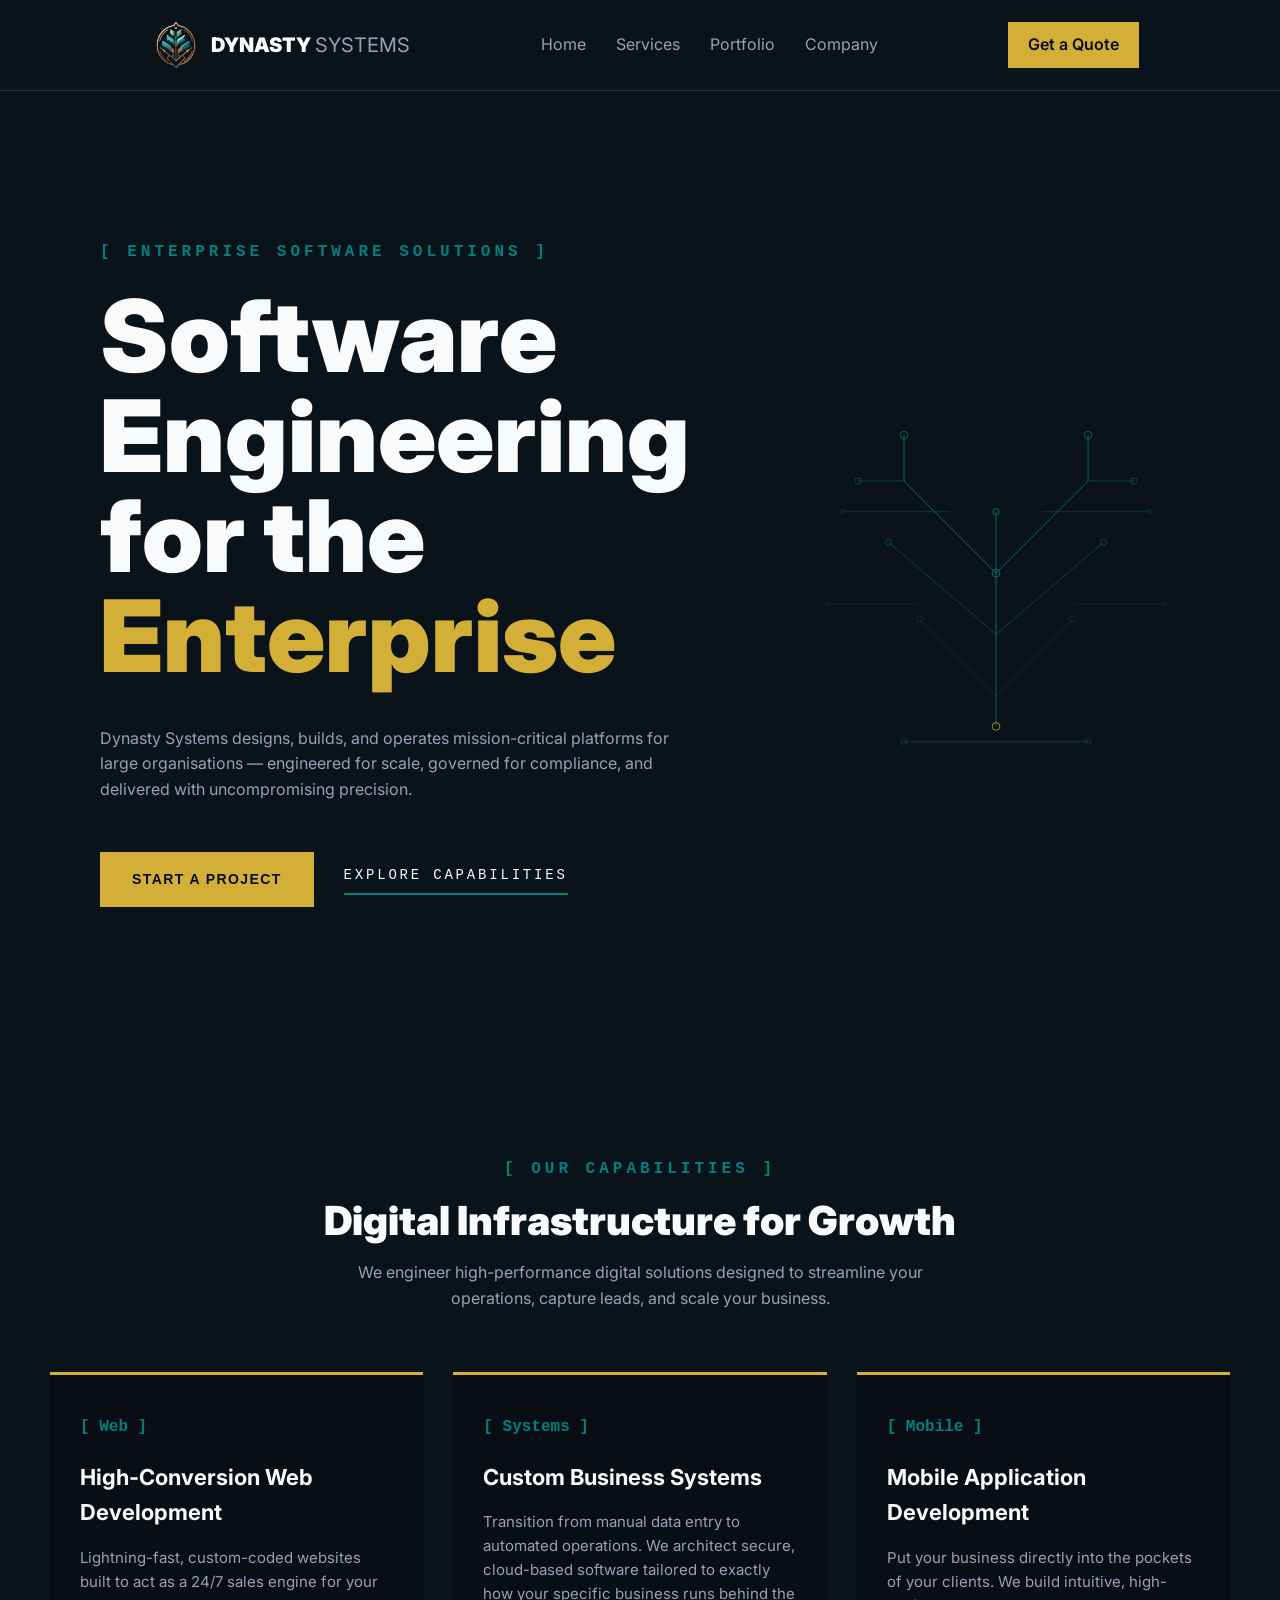
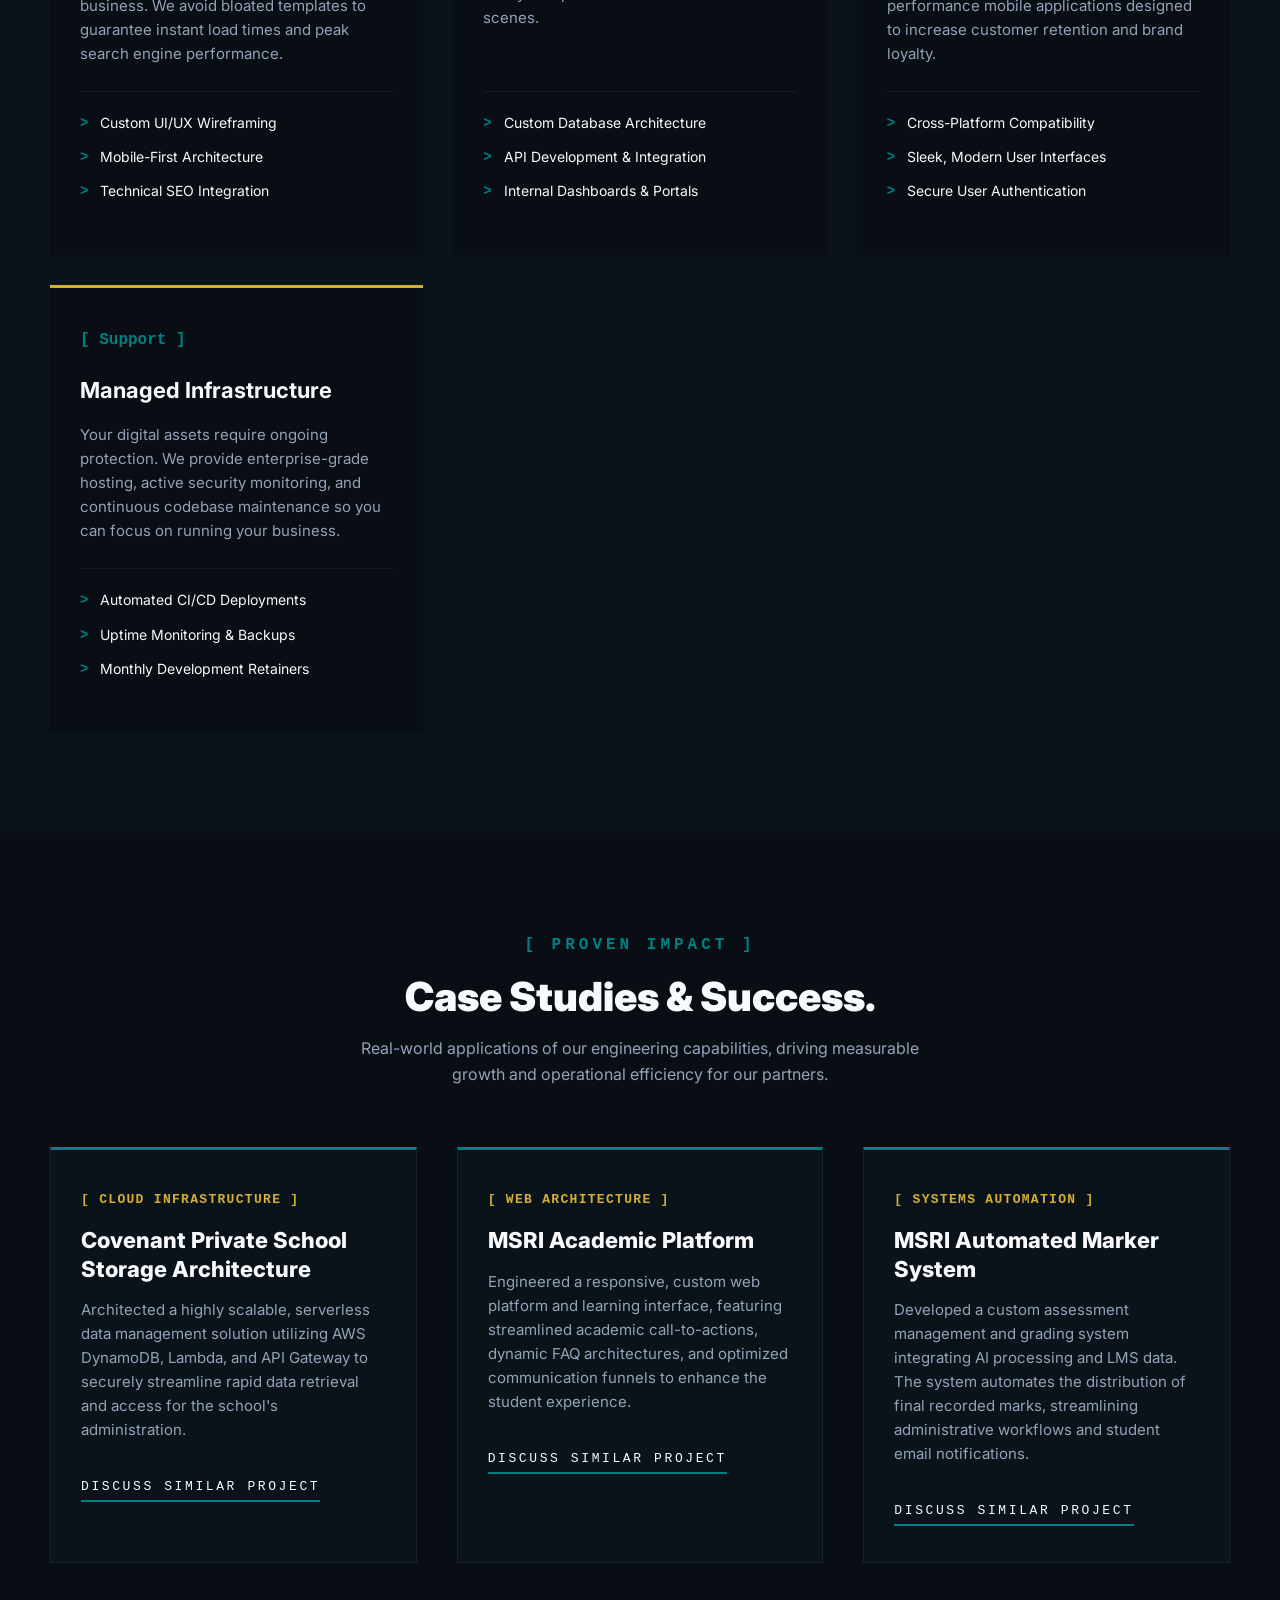
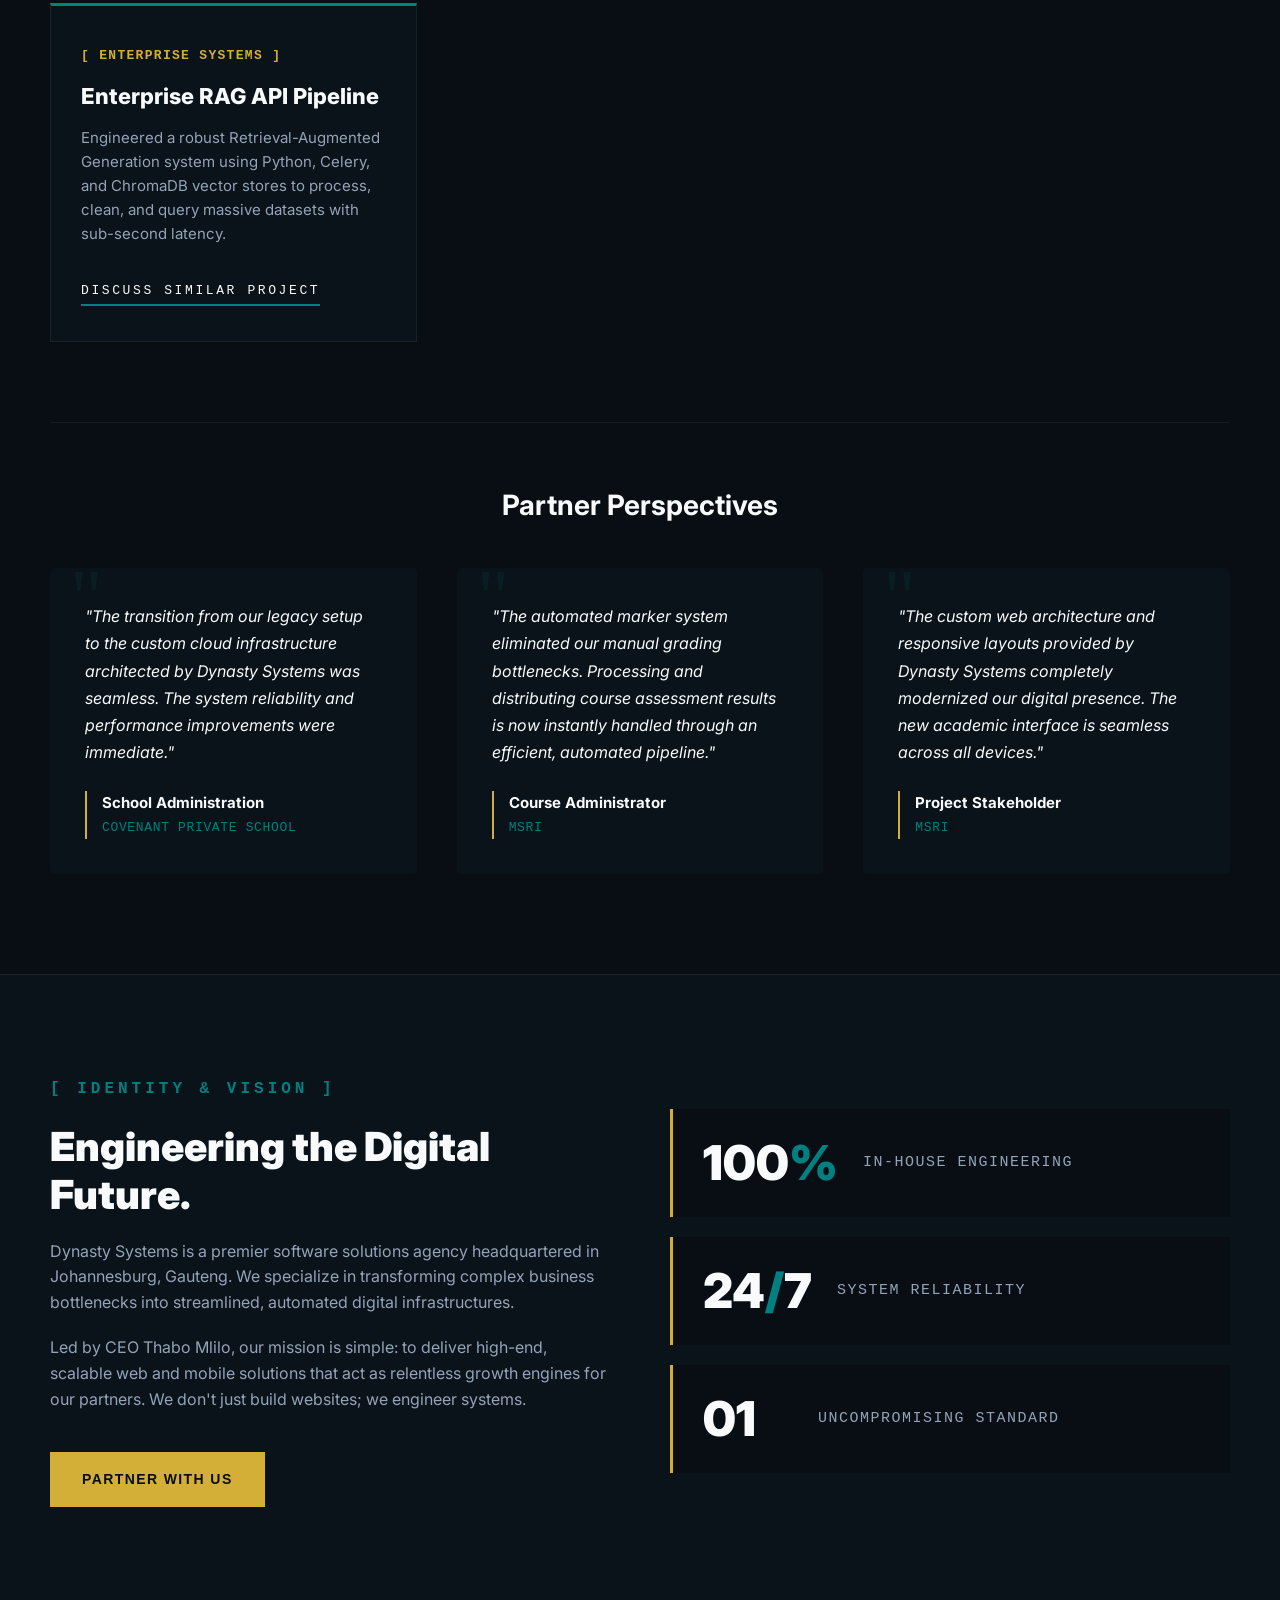
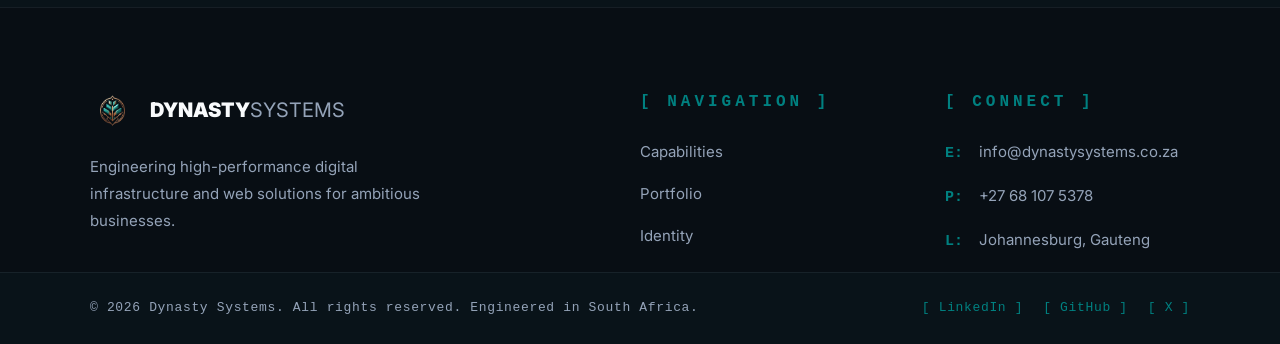
<file: index.html>
<!doctype html>
<html lang="en">
  <head>
    <meta charset="UTF-8" />
    <meta name="viewport" content="width=device-width, initial-scale=1.0" />
    <link
      rel="shortcut icon"
      href="assets/images/ds-logo-emblem-only-light.png"
      type="image/x-icon"
    />
    <title>Dynasty Systems | Enterprise Software Solutions</title>
    <meta
      name="title"
      content="Dynasty Systems | Software Engineering & Digital Infrastructure"
    />
    <meta
      name="description"
      content="Johannesburg-based software engineering agency specializing in high-performance web architecture, custom business systems, and mobile applications for ambitious B2B clients."
    />
    <meta
      name="keywords"
      content="software engineer Johannesburg, custom web development, serverless architecture, business systems, mobile app development South Africa"
    />

    <!-- Open Graph / LinkedIn / Facebook (Makes shared links look professional) -->
    <meta property="og:type" content="website" />
    <meta property="og:url" content="https://dynastysystems.co.za/" />
    <meta
      property="og:title"
      content="Dynasty Systems | Software Engineering & Digital Future"
    />
    <meta
      property="og:description"
      content="Transforming complex business bottlenecks into streamlined, automated digital environments."
    />
    <!-- Create a 1200x630px version of your logo/banner and save it in your images folder -->
    <meta
      property="og:image"
      content="https://dynastysystems.co.za/images/social-banner.jpg"
    />
    <link rel="stylesheet" href="css/styles.css" />
    <link
      href="https://fonts.googleapis.com/css2?family=Inter:wght@300;400;600;800&display=swap"
      rel="stylesheet"
    />
  </head>
  <body>
    <header>
      <nav>
        <a href="index.html" class="logo-section">
          <img src="assets/images/ds-logo-emblem-only-light.png" alt="" />
          <div class="logo-text">
            <span class="text-white">DYNASTY</span>
            <span class="text-dim">SYSTEMS</span>
          </div>
        </a>

        <div class="nav-links">
          <a href="index.html" class="nav-link">Home</a>
          <a href="index.html#services" class="nav-link">Services</a>
          <a href="index.html#work" class="nav-link">Portfolio</a>
          <a href="index.html#company" class="nav-link">Company</a>
        </div>

        <a href="contact.html" class="btn btn-gold">Get a Quote</a>
      </nav>
    </header>

    <section class="hero">
      <div class="hero-text">
        <p class="hero-sub-text">[ Enterprise Software Solutions ]</p>
        <p class="hero-top-text">
          Software Engineering for the
          <span class="hero-tex-gold">Enterprise</span>
        </p>

        <p class="hero-bottom-text">
          Dynasty Systems designs, builds, and operates mission-critical
          platforms for large organisations — engineered for scale, governed for
          compliance, and delivered with uncompromising precision.
        </p>

        <div class="action-group">
          <a href="contact.html" class="btn-primary">Start a Project</a>
          <a href="index.html#services" class="btn-secondary"
            >Explore Capabilities</a
          >
        </div>
      </div>
      <svg
        viewBox="0 0 480 480"
        fill="none"
        className="hero-svg"
        aria-hidden="true"
      >
        {/* trunk */}
        <path d="M240 440V240" stroke="var(--teal-accent)" strokeWidth="1.5" />
        <path
          d="M240 240 120 120"
          stroke="var(--teal-accent)"
          strokeWidth="1.5"
        />
        <path
          d="M240 240 360 120"
          stroke="var(--teal-accent)"
          strokeWidth="1.5"
        />
        <path
          d="M240 320 100 200"
          stroke="var(--teal-accent)"
          strokeWidth="1.5"
          opacity="0.6"
        />
        <path
          d="M240 320 380 200"
          stroke="var(--teal-accent)"
          strokeWidth="1.5"
          opacity="0.6"
        />
        <path
          d="M240 400 140 300"
          stroke="var(--teal-accent)"
          strokeWidth="1.5"
          opacity="0.35"
        />
        <path
          d="M240 400 340 300"
          stroke="var(--teal-accent)"
          strokeWidth="1.5"
          opacity="0.35"
        />
        {/* horizontal bus lines */}
        <path
          d="M40 160H180"
          stroke="var(--teal-accent)"
          strokeWidth="1"
          opacity="0.4"
        />
        <path
          d="M300 160H440"
          stroke="var(--teal-accent)"
          strokeWidth="1"
          opacity="0.4"
        />
        <path
          d="M20 280H140"
          stroke="var(--teal-accent)"
          strokeWidth="1"
          opacity="0.25"
        />
        <path
          d="M340 280H460"
          stroke="var(--teal-accent)"
          strokeWidth="1"
          opacity="0.25"
        />
        {/* branches */}
        <path d="M120 120V60" stroke="var(--teal-accent)" strokeWidth="1.5" />
        <path d="M360 120V60" stroke="var(--teal-accent)" strokeWidth="1.5" />
        <path
          d="M120 120H60"
          stroke="var(--teal-accent)"
          strokeWidth="1"
          opacity="0.5"
        />
        <path
          d="M360 120h60"
          stroke="var(--teal-accent)"
          strokeWidth="1"
          opacity="0.5"
        />
        <path d="M240 240V160" stroke="var(--teal-accent)" strokeWidth="1.5" />
        {/* nodes */}
        <circle
          cx="240"
          cy="440"
          r="5"
          stroke="var(--gold-accent)"
          strokeWidth="1.5"
        />
        <circle
          cx="240"
          cy="240"
          r="5"
          stroke="var(--teal-accent)"
          strokeWidth="1.5"
        />
        <circle
          cx="240"
          cy="160"
          r="4"
          stroke="var(--teal-accent)"
          strokeWidth="1.5"
        />
        <circle
          cx="120"
          cy="60"
          r="5"
          stroke="var(--teal-accent)"
          strokeWidth="1.5"
        />
        <circle
          cx="360"
          cy="60"
          r="5"
          stroke="var(--teal-accent)"
          strokeWidth="1.5"
        />
        <circle
          cx="60"
          cy="120"
          r="4"
          stroke="var(--teal-accent)"
          strokeWidth="1.5"
          opacity="0.6"
        />
        <circle
          cx="420"
          cy="120"
          r="4"
          stroke="var(--teal-accent)"
          strokeWidth="1.5"
          opacity="0.6"
        />
        <circle
          cx="100"
          cy="200"
          r="4"
          stroke="var(--teal-accent)"
          strokeWidth="1.5"
          opacity="0.6"
        />
        <circle
          cx="380"
          cy="200"
          r="4"
          stroke="var(--teal-accent)"
          strokeWidth="1.5"
          opacity="0.6"
        />
        <circle
          cx="140"
          cy="300"
          r="4"
          stroke="var(--teal-accent)"
          strokeWidth="1.5"
          opacity="0.35"
        />
        <circle
          cx="340"
          cy="300"
          r="4"
          stroke="var(--teal-accent)"
          strokeWidth="1.5"
          opacity="0.35"
        />
        <circle
          cx="40"
          cy="160"
          r="3"
          stroke="var(--teal-accent)"
          strokeWidth="1.25"
          opacity="0.4"
        />
        <circle
          cx="440"
          cy="160"
          r="3"
          stroke="var(--teal-accent)"
          strokeWidth="1.25"
          opacity="0.4"
        />
        <circle
          cx="20"
          cy="280"
          r="3"
          stroke="var(--teal-accent)"
          strokeWidth="1.25"
          opacity="0.25"
        />
        <circle
          cx="460"
          cy="280"
          r="3"
          stroke="var(--teal-accent)"
          strokeWidth="1.25"
          opacity="0.25"
        />
        {/* root bus */}
        <path
          d="M120 460H360"
          stroke="var(--teal-accent)"
          strokeWidth="1"
          opacity="0.5"
        />
        <circle
          cx="120"
          cy="460"
          r="3.5"
          stroke="var(--teal-accent)"
          strokeWidth="1.25"
          opacity="0.5"
        />
        <circle
          cx="360"
          cy="460"
          r="3.5"
          stroke="var(--teal-accent)"
          strokeWidth="1.25"
          opacity="0.5"
        />
      </svg>
    </section>

    <section class="services" id="services">
      <div class="container">
        <div class="section-header">
          <span class="terminal-label">Our Capabilities</span>
          <h2>Digital Infrastructure for Growth</h2>
          <p>
            We engineer high-performance digital solutions designed to
            streamline your operations, capture leads, and scale your business.
          </p>
        </div>

        <div class="services-grid">
          <div class="service-card">
            <div class="icon-placeholder">[ Web ]</div>
            <h3>High-Conversion Web Development</h3>
            <p>
              Lightning-fast, custom-coded websites built to act as a 24/7 sales
              engine for your business. We avoid bloated templates to guarantee
              instant load times and peak search engine performance.
            </p>
            <ul class="service-details">
              <li>Custom UI/UX Wireframing</li>
              <li>Mobile-First Architecture</li>
              <li>Technical SEO Integration</li>
            </ul>
          </div>

          <div class="service-card">
            <div class="icon-placeholder">[ Systems ]</div>
            <h3>Custom Business Systems</h3>
            <p>
              Transition from manual data entry to automated operations. We
              architect secure, cloud-based software tailored to exactly how
              your specific business runs behind the scenes.
            </p>
            <ul class="service-details">
              <li>Custom Database Architecture</li>
              <li>API Development & Integration</li>
              <li>Internal Dashboards & Portals</li>
            </ul>
          </div>

          <div class="service-card">
            <div class="icon-placeholder">[ Mobile ]</div>
            <h3>Mobile Application Development</h3>
            <p>
              Put your business directly into the pockets of your clients. We
              build intuitive, high-performance mobile applications designed to
              increase customer retention and brand loyalty.
            </p>
            <ul class="service-details">
              <li>Cross-Platform Compatibility</li>
              <li>Sleek, Modern User Interfaces</li>
              <li>Secure User Authentication</li>
            </ul>
          </div>

          <div class="service-card">
            <div class="icon-placeholder">[ Support ]</div>
            <h3>Managed Infrastructure</h3>
            <p>
              Your digital assets require ongoing protection. We provide
              enterprise-grade hosting, active security monitoring, and
              continuous codebase maintenance so you can focus on running your
              business.
            </p>
            <ul class="service-details">
              <li>Automated CI/CD Deployments</li>
              <li>Uptime Monitoring & Backups</li>
              <li>Monthly Development Retainers</li>
            </ul>
          </div>
        </div>
      </div>
    </section>

    <section class="case-studies-section" id="work">
      <div class="container">
        <div class="section-header">
          <span class="terminal-label">Proven Impact</span>
          <h2>Case Studies & Success.</h2>
          <p>
            Real-world applications of our engineering capabilities, driving
            measurable growth and operational efficiency for our partners.
          </p>
        </div>

        <!-- Case Studies Grid -->
        <div class="work-grid">
          <!-- Case Study 01 -->
          <div class="work-card">
            <div class="work-content">
              <span class="work-category">[ Cloud Infrastructure ]</span>
              <h3>Covenant Private School Storage Architecture</h3>
              <p>
                Architected a highly scalable, serverless data management
                solution utilizing AWS DynamoDB, Lambda, and API Gateway to
                securely streamline rapid data retrieval and access for the
                school's administration.
              </p>
              <a href="contact.html" class="btn-secondary"
                >Discuss Similar Project</a
              >
            </div>
          </div>

          <!-- Case Study 02 -->
          <div class="work-card">
            <div class="work-content">
              <span class="work-category">[ Web Architecture ]</span>
              <h3>MSRI Academic Platform</h3>
              <p>
                Engineered a responsive, custom web platform and learning
                interface, featuring streamlined academic call-to-actions,
                dynamic FAQ architectures, and optimized communication funnels
                to enhance the student experience.
              </p>
              <a href="contact.html" class="btn-secondary"
                >Discuss Similar Project</a
              >
            </div>
          </div>

          <!-- Case Study: MSRI Marker System -->
          <div class="work-card">
            <div class="work-content">
              <span class="work-category">[ Systems Automation ]</span>
              <h3>MSRI Automated Marker System</h3>
              <p>
                Developed a custom assessment management and grading system
                integrating AI processing and LMS data. The system automates the
                distribution of final recorded marks, streamlining
                administrative workflows and student email notifications.
              </p>
              <a href="contact.html" class="btn-secondary"
                >Discuss Similar Project</a
              >
            </div>
          </div>

          <!-- Case Study 03 -->
          <div class="work-card">
            <div class="work-content">
              <span class="work-category">[ Enterprise Systems ]</span>
              <h3>Enterprise RAG API Pipeline</h3>
              <p>
                Engineered a robust Retrieval-Augmented Generation system using
                Python, Celery, and ChromaDB vector stores to process, clean,
                and query massive datasets with sub-second latency.
              </p>
              <a href="contact.html" class="btn-secondary"
                >Discuss Similar Project</a
              >
            </div>
          </div>
        </div>

        <!-- Testimonials -->
        <div class="testimonials-wrapper">
          <h3 class="testimonials-title">Partner Perspectives</h3>
          <div class="testimonials-grid">
            <div class="testimonial-card">
              <p class="quote">
                "The transition from our legacy setup to the custom cloud
                infrastructure architected by Dynasty Systems was seamless. The
                system reliability and performance improvements were immediate."
              </p>
              <div class="client-info">
                <!-- Update with your actual contact's name if desired -->
                <div class="client-name">School Administration</div>
                <div class="client-company">Covenant Private School</div>
              </div>
            </div>
            <div class="testimonial-card">
              <p class="quote">
                "The automated marker system eliminated our manual grading
                bottlenecks. Processing and distributing course assessment
                results is now instantly handled through an efficient, automated
                pipeline."
              </p>
              <div class="client-info">
                <div class="client-name">Course Administrator</div>
                <div class="client-company">MSRI</div>
              </div>
            </div>
            <div class="testimonial-card">
              <p class="quote">
                "The custom web architecture and responsive layouts provided by
                Dynasty Systems completely modernized our digital presence. The
                new academic interface is seamless across all devices."
              </p>
              <div class="client-info">
                <!-- Update this name with your actual contact at MSRI -->
                <div class="client-name">Project Stakeholder</div>
                <div class="client-company">MSRI</div>
              </div>
            </div>
          </div>
        </div>
      </div>
    </section>

    <section class="company" id="company">
      <div class="container company-container">
        <!-- Left Side: Narrative -->
        <div class="company-content">
          <span class="terminal-label">Identity & Vision</span>
          <h2>Engineering the Digital Future.</h2>
          <p>
            Dynasty Systems is a premier software solutions agency headquartered
            in Johannesburg, Gauteng. We specialize in transforming complex
            business bottlenecks into streamlined, automated digital
            infrastructures.
          </p>
          <p>
            Led by CEO Thabo Mlilo, our mission is simple: to deliver high-end,
            scalable web and mobile solutions that act as relentless growth
            engines for our partners. We don't just build websites; we engineer
            systems.
          </p>
          <a href="contact.html" class="btn-primary">Partner With Us</a>
        </div>

        <!-- Right Side: Stat/Value Cards -->
        <div class="company-stats">
          <div class="stat-card">
            <div class="stat-number">100<span class="teal-text">%</span></div>
            <div class="stat-label">In-House Engineering</div>
          </div>
          <div class="stat-card">
            <div class="stat-number">24<span class="teal-text">/</span>7</div>
            <div class="stat-label">System Reliability</div>
          </div>
          <div class="stat-card">
            <div class="stat-number">01</div>
            <div class="stat-label">Uncompromising Standard</div>
          </div>
        </div>
      </div>
    </section>

    <footer class="site-footer" id="contact">
      <div class="container footer-grid">
        <!-- Column 1: Brand Info -->
        <div class="footer-brand">
          <a href="#top" class="logo-link">
            <div class="logo-section">
              <!-- Your emblem image -->
              <img
                src="assets/images/ds-logo-emblem-only-light.png"
                alt="Dynasty Systems Emblem"
              />
              <!-- Your styled text -->
              <div class="logo-text-group">
                <span class="text-white">DYNASTY</span
                ><span class="text-dim">SYSTEMS</span>
              </div>
            </div>
          </a>
          <p>
            Engineering high-performance digital infrastructure and web
            solutions for ambitious businesses.
          </p>
        </div>

        <!-- Column 2: Quick Links -->
        <div class="footer-links">
          <span class="terminal-label">Navigation</span>
          <ul>
            <li><a href="index.html#services">Capabilities</a></li>
            <li><a href="index.html#work">Portfolio</a></li>
            <li><a href="index.html#company">Identity</a></li>
          </ul>
        </div>

        <!-- Column 3: Contact Information -->
        <div class="footer-contact">
          <span class="terminal-label">Connect</span>
          <ul>
            <li>
              <span class="teal-text">E:</span>
              <a href="mailto:info@dynastysystems.co.za"
                >info@dynastysystems.co.za</a
              >
            </li>
            <li>
              <span class="teal-text">P:</span>
              <a href="tel:+27681075378">+27 68 107 5378</a>
            </li>
            <li>
              <span class="teal-text">L:</span>
              Johannesburg, Gauteng
            </li>
          </ul>
        </div>
      </div>

      <!-- --- Bottom Copyright & Socials Bar --- -->
      <div class="footer-bottom">
        <div class="container footer-bottom-flex">
          <p>
            © 2026 Dynasty Systems. All rights reserved. Engineered in South
            Africa.
          </p>

          <!-- Social Media Links -->
          <div class="social-links">
            <a
              href="https://www.linkedin.com/company/dynasty-systems-rsa"
              target="_blank"
              rel="noopener noreferrer"
              >[ LinkedIn ]</a
            >
            <a
              href="https://github.com/Dynasty-Systems"
              target="_blank"
              rel="noopener noreferrer"
              >[ GitHub ]</a
            >
            <a href="YOUR_X_URL" target="_blank" rel="noopener noreferrer"
              >[ X ]</a
            >
          </div>
        </div>
      </div>
    </footer>

    <script src="js/main.js"></script>
  </body>
</html>
</file>
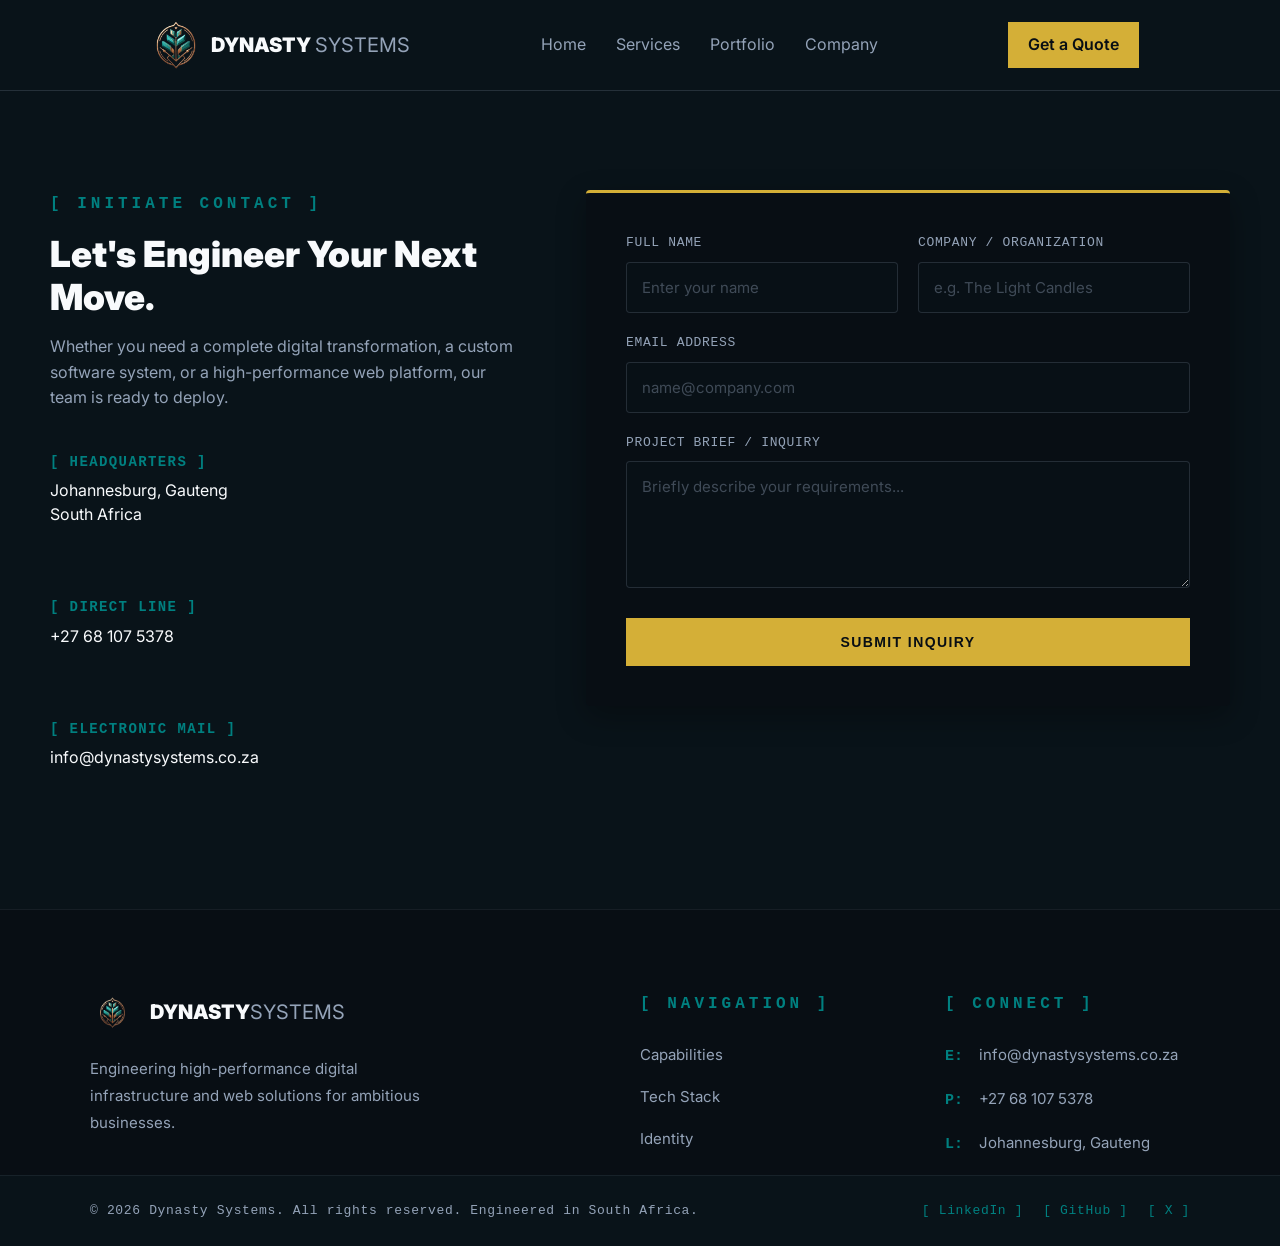
<file: contact.html>
<!doctype html>
<html lang="en">
  <head>
    <meta charset="UTF-8" />
    <meta name="viewport" content="width=device-width, initial-scale=1.0" />
    <link
      rel="shortcut icon"
      href="assets/images/ds-logo-emblem-only-light.png"
      type="image/x-icon"
    />
    <title>Dynasty Systems | Enterprise Software Solutions</title>
    <link rel="stylesheet" href="css/styles.css" />
    <link
      href="https://fonts.googleapis.com/css2?family=Inter:wght@300;400;600;800&display=swap"
      rel="stylesheet"
    />
  </head>
  <body>
    <header>
      <nav>
        <a href="index.html" class="logo-section">
          <img src="assets/images/ds-logo-emblem-only-light.png" alt="" />
          <div class="logo-text">
            <span class="text-white">DYNASTY</span>
            <span class="text-dim">SYSTEMS</span>
          </div>
        </a>

        <div class="nav-links">
          <a href="index.html" class="nav-link">Home</a>
          <a href="index.html#services" class="nav-link">Services</a>
          <a href="index.html#work" class="nav-link">Portfolio</a>
          <a href="index.html#company" class="nav-link">Company</a>
        </div>

        <a href="contact.html" class="btn btn-gold">Get a Quote</a>
      </nav>
    </header>

    <section class="contact-section" id="contact-us">
      <div class="container contact-grid">
        <!-- Left Column: Direct Contact Info (Consulting Firm Style) -->
        <div class="contact-info">
          <span class="terminal-label">Initiate Contact</span>
          <h2>Let's Engineer Your Next Move.</h2>
          <p>
            Whether you need a complete digital transformation, a custom
            software system, or a high-performance web platform, our team is
            ready to deploy.
          </p>

          <div class="info-blocks">
            <div class="info-item">
              <h4>[ Headquarters ]</h4>
              <p>Johannesburg, Gauteng<br />South Africa</p>
            </div>
            <div class="info-item">
              <h4>[ Direct Line ]</h4>
              <p><a href="tel:+27681075378">+27 68 107 5378</a></p>
            </div>
            <div class="info-item">
              <h4>[ Electronic Mail ]</h4>
              <p>
                <a href="mailto:info@dynastysystems.co.za"
                  >info@dynastysystems.co.za</a
                >
              </p>
            </div>
          </div>
        </div>

        <!-- Right Column: The Consulting-Grade Form -->
        <!-- Right Column: The Corporate Form -->
        <div class="contact-form-container">
            <!-- 1. Paste your Formspree link in the action attribute -->
            <form action="https://formspree.io/f/xgaeppgz" method="POST" class="corporate-form">
                
                <!-- Optional: Add a hidden subject line for your inbox -->
                <input type="hidden" name="_subject" value="New Inquiry from Dynasty Systems Website">

                <div class="form-row">
                    <div class="form-group">
                        <label for="name">Full Name</label>
                        <!-- Notice the name="" attributes. Formspree uses these to label your emails -->
                        <input type="text" id="name" name="Client Name" placeholder="Enter your name" required>
                    </div>
                    <div class="form-group">
                        <label for="company">Company / Organization</label>
                        <input type="text" id="company" name="Company" placeholder="e.g. The Light Candles">
                    </div>
                </div>
                
                <div class="form-group">
                    <label for="email">Email Address</label>
                    <input type="email" id="email" name="Reply To Email" placeholder="name@company.com" required>
                </div>
                
                <div class="form-group">
                    <label for="message">Project Brief / Inquiry</label>
                    <textarea id="message" name="Message" rows="5" placeholder="Briefly describe your requirements..." required></textarea>
                </div>
                
                <button type="submit" class="btn-primary form-submit-btn">Submit Inquiry</button>
            </form>
        </div>
      </div>
    </section>

    <footer class="site-footer" id="contact">
      <div class="container footer-grid">
        <!-- Column 1: Brand Info -->
        <div class="footer-brand">
          <a href="#top" class="logo-link">
            <div class="logo-section">
              <!-- Your emblem image -->
              <img
                src="assets/images/ds-logo-emblem-only-light.png"
                alt="Dynasty Systems Emblem"
              />
              <!-- Your styled text -->
              <div class="logo-text-group">
                <span class="text-white">DYNASTY</span
                ><span class="text-dim">SYSTEMS</span>
              </div>
            </div>
          </a>
          <p>
            Engineering high-performance digital infrastructure and web
            solutions for ambitious businesses.
          </p>
        </div>

        <!-- Column 2: Quick Links -->
        <div class="footer-links">
          <span class="terminal-label">Navigation</span>
          <ul>
            <li><a href="index.html#services">Capabilities</a></li>
            <li><a href="index.html#work">Tech Stack</a></li>
            <li><a href="index.html#company">Identity</a></li>
          </ul>
        </div>

        <!-- Column 3: Contact Information -->
        <div class="footer-contact">
          <span class="terminal-label">Connect</span>
          <ul>
            <li>
              <span class="teal-text">E:</span>
              <a href="mailto:info@dynastysystems.co.za"
                >info@dynastysystems.co.za</a
              >
            </li>
            <li>
              <span class="teal-text">P:</span>
              <a href="tel:+27681075378">+27 68 107 5378</a>
            </li>
            <li>
              <span class="teal-text">L:</span>
              Johannesburg, Gauteng
            </li>
          </ul>
        </div>
      </div>

      <!-- --- Bottom Copyright & Socials Bar --- -->
      <div class="footer-bottom">
        <div class="container footer-bottom-flex">
          <p>
            © 2026 Dynasty Systems. All rights reserved. Engineered in South
            Africa.
          </p>

          <!-- Social Media Links -->
          <div class="social-links">
            <a
              href="https://www.linkedin.com/company/dynasty-systems-rsa"
              target="_blank"
              rel="noopener noreferrer"
              >[ LinkedIn ]</a
            >
            <a href="https://github.com/Dynasty-Systems" target="_blank" rel="noopener noreferrer"
              >[ GitHub ]</a
            >
            <a href="YOUR_X_URL" target="_blank" rel="noopener noreferrer"
              >[ X ]</a
            >
          </div>
        </div>
      </div>
    </footer>

    <script src="js/main.js"></script>
  </body>
</html>
</file>
<file: css/styles.css>
/* Translates to your React Theme Provider or Global CSS */
:root {
  /* Core Palette */
  --navy-bg: #091319;
  --navy-card: #080e14;
  --gold-accent: #d4af37;
  --teal-accent: #008080;

  /* Typography */
  --text-light: #f8fafc;
  --text-muted: #94a3b8;
  --font-main: "Inter", sans-serif;
}

* {
  margin: 0;
  padding: 0;
  box-sizing: border-box;
}

body {
  background-color: var(--navy-bg);
  color: var(--text-light);
  font-family: var(--font-main);
  line-height: 1.6;
}

header {
  position: sticky;
  top: 0;
  z-index: 50;
  background-color: var(--navy-bg);
  box-shadow: 0px 1px 0px 0px rgba(148, 163, 184, 0.2);
  -webkit-box-shadow: 0px 1px 0px 0px rgba(148, 163, 184, 0.2);
  -moz-box-shadow: 0px 1px 0px 0px rgba(148, 163, 184, 0.2);
}

nav {
  display: flex;
  align-items: center;
  justify-content: space-evenly;
  padding: 10px;
  margin: 0 auto;
}

nav a {
  color: var(--text-muted);
  text-decoration: none;
}

.btn-gold {
  padding: 10px 20px;
  color: var(--navy-card);
  background-color: var(--gold-accent);
  font-weight: 600;
  text-decoration: none;
}

.btn:hover {
  background-color: var(--text-light);
  transition: all ease-in-out 0.5s;
  transform: translateX(-1px);
}

.logo-section {
  display: flex;
  align-items: center;
}

.logo-section img {
  width: 70px;
  height: auto;
}

.logo-section .text-dim {
  font-size: 20px;
  color: var(--text-muted);
  font-weight: 400;
}

.logo-section .text-white {
  color: var(--text-light);
  font-size: 20px;
  font-weight: 900;
}

.nav-links {
  display: flex;
  gap: 30px;
}

.nav-link:hover {
  /* text-decoration: underline; */
  /* transition: all ease-in-out 0.5s; */
  color: var(--text-light);
}

.hero {
  display: flex;
  margin: 0 auto;
  align-items: center;
  justify-content: center;
  gap: 50px;
  padding: 150px 100px;
}

.hero-text {
  display: flex;
  flex-direction: column;
  gap: 20px;
}

.hero-tex-gold {
  color: var(--gold-accent);
}

.hero-top-text {
  font-weight: 900;
  font-size: 100px;
  line-height: 1;
}

.hero-sub-text {
  color: var(--teal-accent);
  font-family: "Courier New", Courier, monospace;
  font-weight: 600;
  letter-spacing: 0.25em;
  text-transform: uppercase;
  display: inline-block;
}

.hero-bottom-text {
  margin-top: 20px;
  color: var(--text-muted);
  max-width: 600px;
}

.action-group {
  display: flex;
  align-items: center;
  margin-top: 30px;
  gap: 30px;
}

.btn-primary {
  background-color: var(--gold-accent);
  color: var(--navy-card);
  padding: 16px 32px;
  text-decoration: none;
  font-family: "Helvetica Neue", Arial, sans-serif;
  font-weight: 700;
  font-size: 14px;
  letter-spacing: 0.1em;
  text-transform: uppercase;
  border: none;
  cursor: pointer;
  transition: background-color 0.3s ease;
}

.btn-primary:hover {
  background-color: var(--text-light);
  transition: all 0.3s ease;
  transform: translateY(-2px);
}

.btn-secondary {
  color: var(--text-light);
  text-decoration: none;
  font-family: "Courier New", Courier, monospace;
  font-size: 14px;
  font-weight: 400;
  letter-spacing: 0.2em;
  text-transform: uppercase;
  padding-bottom: 6px;
  border-bottom: 2px solid var(--teal-accent);
  transition:
    color 0.3s ease,
    border-color 0.3s ease;
}

.btn-secondary:hover {
  color: var(--teal-accent);
}

/* =========================================
   SERVICES SECTION
   ========================================= */

.services {
  /* Matches the spacious feel of your hero section */
  padding: 100px 50px;
  background-color: var(--navy-bg);
}

.services .container {
  max-width: 1200px;
  margin: 0 auto;
}

/* --- Section Header --- */
.section-header {
  display: flex;
  flex-direction: column;
  align-items: center;
  text-align: center;
  gap: 15px;
  margin-bottom: 60px;
}

/* The [ CAPABILITIES ] tag */
.terminal-label {
  color: var(--teal-accent);
  font-family: "Courier New", Courier, monospace;
  font-weight: 600;
  letter-spacing: 0.25em;
  text-transform: uppercase;
  display: inline-block;
}

.terminal-label::before {
  content: "[  ";
}

.terminal-label::after {
  content: "  ]";
}

.section-header h2 {
  font-size: 40px;
  font-weight: 900;
  color: var(--text-light);
  line-height: 1.2;
}

.section-header p {
  color: var(--text-muted);
  max-width: 600px;
}

/* --- Services Grid System --- */
.services-grid {
  display: grid;
  /* Automatically creates 1 to 4 columns depending on screen size */
  grid-template-columns: repeat(auto-fit, minmax(280px, 1fr));
  gap: 30px;
}

/* --- Individual Service Cards --- */
.service-card {
  background-color: var(--navy-card);
  padding: 40px 30px;
  border-top: 3px solid var(--gold-accent);
  transition: all 0.3s ease;
  display: flex;
  flex-direction: column;
}

.service-card:hover {
  transform: translateY(-5px);
  /* Uses your shadow color but slightly darker for depth */
  box-shadow: 0 10px 30px rgba(0, 0, 0, 0.5);
}

.icon-placeholder {
  color: var(--teal-accent);
  font-family: "Courier New", Courier, monospace;
  font-size: 16px;
  font-weight: 600;
  margin-bottom: 20px;
}

.service-card h3 {
  font-size: 22px;
  font-weight: 700;
  margin-bottom: 15px;
  color: var(--text-light);
}

.service-card p {
  color: var(--text-muted);
  font-size: 15px;
  margin-bottom: 25px;
  /* This pushes the list to the bottom, ensuring all cards stay the same height */
  flex-grow: 1;
}

/* --- Technical Bullet Points --- */
.service-details {
  list-style: none;
  border-top: 1px solid rgba(148, 163, 184, 0.1); /* Faded version of your --text-muted */
  padding-top: 20px;
}

.service-details li {
  color: var(--text-light);
  font-size: 14px;
  margin-bottom: 12px;
  display: flex;
  align-items: center;
}

/* The > arrow using your teal accent */
.service-details li::before {
  content: ">";
  color: var(--teal-accent);
  font-family: "Courier New", Courier, monospace;
  font-weight: bold;
  margin-right: 12px;
}

/* =========================================
   CASE STUDIES & TESTIMONIALS SECTION
   ========================================= */

.case-studies-section {
    padding: 100px 50px;
    background-color: var(--navy-card); /* Keeps separation from the Services background */
}

.case-studies-section .container {
    max-width: 1200px;
    margin: 0 auto;
}

/* --- Case Studies Grid --- */
.work-grid {
    display: grid;
    grid-template-columns: repeat(auto-fit, minmax(320px, 1fr));
    gap: 40px;
    margin-bottom: 80px;
}

.work-card {
    background-color: var(--navy-bg);
    border: 1px solid rgba(148, 163, 184, 0.1);
    border-top: 3px solid var(--teal-accent);
    padding: 40px 30px;
    transition: transform 0.3s ease, box-shadow 0.3s ease;
    display: flex;
    flex-direction: column;
}

.work-card:hover {
    transform: translateY(-5px);
    box-shadow: 0 10px 30px rgba(0, 0, 0, 0.4);
    border-color: rgba(0, 128, 128, 0.3); /* Subtle teal glow on hover */
}

.work-category {
    color: var(--gold-accent);
    font-family: "Courier New", Courier, monospace;
    font-size: 13px;
    font-weight: 700;
    letter-spacing: 0.1em;
    text-transform: uppercase;
    display: block;
    margin-bottom: 15px;
}

.work-content h3 {
    color: var(--text-light);
    font-size: 22px;
    font-weight: 800;
    margin-bottom: 15px;
    line-height: 1.3;
}

.work-content p {
    color: var(--text-muted);
    font-size: 15px;
    margin-bottom: 30px;
    flex-grow: 1; /* Pushes the button to the bottom evenly across all cards */
}

.work-content .btn-secondary {
    align-self: flex-start;
    font-size: 13px;
}

/* --- Testimonials Sub-Section --- */
.testimonials-wrapper {
    border-top: 1px solid rgba(148, 163, 184, 0.1);
    padding-top: 60px;
}

.testimonials-title {
    text-align: center;
    color: var(--text-light);
    font-size: 28px;
    margin-bottom: 40px;
}

.testimonials-grid {
    display: grid;
    grid-template-columns: repeat(auto-fit, minmax(350px, 1fr));
    gap: 40px;
}

.testimonial-card {
    background-color: var(--navy-bg);
    padding: 35px;
    border-radius: 4px;
    position: relative;
}

/* Decorative Quote Mark */
.testimonial-card::before {
    content: '"';
    position: absolute;
    top: -10px;
    left: 20px;
    font-size: 80px;
    color: rgba(0, 128, 128, 0.1); /* Very faint teal */
    font-family: Georgia, serif;
    line-height: 1;
}

.quote {
    color: var(--text-light);
    font-size: 16px;
    font-style: italic;
    line-height: 1.7;
    margin-bottom: 25px;
    position: relative;
    z-index: 2;
}

.client-info {
    border-left: 2px solid var(--gold-accent);
    padding-left: 15px;
}

.client-name {
    color: var(--text-light);
    font-weight: 700;
    font-size: 15px;
}

.client-company {
    color: var(--teal-accent);
    font-family: "Courier New", Courier, monospace;
    font-size: 13px;
    text-transform: uppercase;
    letter-spacing: 0.05em;
    margin-top: 3px;
}

/* --- Mobile Responsiveness --- */
@media (max-width: 768px) {
    .case-studies-section {
        padding: 60px 20px;
    }
    
    .work-grid,
    .testimonials-grid {
        grid-template-columns: 1fr;
    }
    
    .work-card {
        padding: 30px 20px;
    }
}

/* =========================================
   COMPANY SECTION
   ========================================= */

.company {
  padding: 100px 50px;
  background-color: var(--navy-bg);
  /* Adds a subtle line at the top to separate it from the previous section */
  border-top: 1px solid rgba(148, 163, 184, 0.1);
}

.company-container {
  max-width: 1200px;
  margin: 0 auto;
  display: grid;
  grid-template-columns: 1fr 1fr; /* 2 equal columns */
  gap: 60px;
  align-items: center; /* Vertically centers the text with the cards */
}

/* --- Left Side Content --- */
.company-content h2 {
  font-size: 40px;
  font-weight: 900;
  color: var(--text-light);
  margin: 20px 0;
  line-height: 1.2;
}

.company-content p {
  color: var(--text-muted);
  margin-bottom: 20px;
  font-size: 16px;
}

.company-content .btn-primary {
  margin-top: 20px;
  display: inline-block;
}

/* --- Right Side Stat Cards --- */
.company-stats {
  display: grid;
  grid-template-columns: 1fr;
  gap: 20px;
}

.stat-card {
  background-color: var(--navy-card);
  padding: 30px;
  border-left: 3px solid var(--gold-accent);
  display: flex;
  align-items: center;
  gap: 25px;
  transition: transform 0.3s ease;
}

.stat-card:hover {
  transform: translateX(-5px); /* Slides the card slightly left on hover */
}

.stat-number {
  font-size: 48px;
  font-weight: 900;
  color: var(--text-light);
  font-family: var(--font-main);
  line-height: 1;
  min-width: 90px; /* Keeps the text aligned even if numbers change */
}

.teal-text {
  color: var(--teal-accent);
}

.stat-label {
  color: var(--text-muted);
  font-size: 15px;
  font-family: "Courier New", Courier, monospace;
  text-transform: uppercase;
  letter-spacing: 0.1em;
}

/* =========================================
   FOOTER SECTION
   ========================================= */

.site-footer {
  background-color: var(--navy-card);
  border-top: 1px solid rgba(148, 163, 184, 0.1);
  padding-top: 80px;
}

.site-footer .container {
  max-width: 1200px;
  margin: 0 auto;
  padding: 0 50px;
}

.footer-grid {
  display: grid;
  grid-template-columns: 2fr 1fr 1fr;
  gap: 60px;
  margin-bottom: 60px;
  align-items: start; /* Ensures all columns align perfectly at the top */
}

/* --- Brand Column & Logo Fix --- */
.logo-link {
  text-decoration: none !important; /* Forces the blue underline to disappear */
  display: inline-block;
  margin-bottom: 20px;
  transition: opacity 0.3s ease;
}

.logo-link:hover {
  opacity: 0.8;
}

.footer-brand .logo-section {
  gap: 15px;
}

.footer-brand .logo-section img {
  width: 45px;
  height: auto;
}

/* Ensure the text colors don't get overwritten by the link */
.logo-link .text-white {
  color: var(--text-light) !important;
}

.logo-link .text-dim {
  color: var(--text-muted) !important;
}

.footer-brand p {
  color: var(--text-muted);
  font-size: 15px;
  max-width: 350px;
  line-height: 1.8;
}

/* --- Links & Contact Columns --- */
.footer-links .terminal-label,
.footer-contact .terminal-label {
  margin-bottom: 25px; /* Adds the exact spacing seen in your layout */
}

.footer-links ul,
.footer-contact ul {
  list-style: none;
}

.footer-links li,
.footer-contact li {
  margin-bottom: 18px;
  color: var(--text-muted);
  font-size: 15px;
}

.footer-links a,
.footer-contact a {
  color: var(--text-muted);
  text-decoration: none;
  transition: color 0.3s ease;
}

.footer-links a:hover,
.footer-contact a:hover {
  color: var(--text-light);
}

/* --- Terminal Letter Accents (E:, P:, L:) --- */
.footer-contact .teal-text {
  font-family: "Courier New", Courier, monospace;
  font-weight: 700;
  color: var(--teal-accent);
  margin-right: 12px;
}

/* --- Bottom Copyright Bar --- */
.footer-bottom {
  background-color: var(--navy-bg);
  padding: 25px 0;
  text-align: center;
  border-top: 1px solid rgba(148, 163, 184, 0.1);
}

.footer-bottom p {
  color: var(--text-muted);
  font-size: 13px;
  font-family: "Courier New", Courier, monospace;
  letter-spacing: 0.05em;
}

/* --- Footer Bottom & Socials --- */
.footer-bottom-flex {
  display: flex;
  justify-content: space-between;
  align-items: center;
}

.social-links {
  display: flex;
  gap: 20px;
}

.social-links a {
  color: var(--teal-accent);
  font-family: "Courier New", Courier, monospace;
  font-size: 13px;
  text-decoration: none;
  letter-spacing: 0.05em;
  transition: color 0.3s ease, transform 0.3s ease;
}

.social-links a:hover {
  color: var(--gold-accent);
  transform: translateY(-2px); /* Slight upward bump on hover */
}

/* --- Mobile Responsiveness for Socials --- */
@media (max-width: 768px) {
  .footer-bottom-flex {
    flex-direction: column;
    gap: 15px;
    text-align: center;
  }
  
  .social-links {
    justify-content: center;
  }
}

/* =========================================
   CONTACT SECTION (CONSULTING STYLE)
   ========================================= */

.contact-section {
  padding: 100px 50px;
  background-color: var(--navy-bg);
}

.contact-grid {
  display: grid;
  grid-template-columns: 1fr 1fr;
  gap: 60px;
  max-width: 1200px;
  margin: 0 auto;
  align-items: start;
}

/* --- Left Column: Info --- */
.contact-info h2 {
  font-size: 36px;
  font-weight: 900;
  color: var(--text-light);
  margin: 15px 0;
  line-height: 1.2;
}

.contact-info p {
  color: var(--text-muted);
  font-size: 16px;
  margin-bottom: 40px;
}

.info-blocks {
  display: flex;
  flex-direction: column;
  gap: 30px;
}

.info-item h4 {
  color: var(--teal-accent);
  font-family: "Courier New", Courier, monospace;
  font-size: 14px;
  letter-spacing: 0.1em;
  margin-bottom: 5px;
  text-transform: uppercase;
}

.info-item p,
.info-item a {
  color: var(--text-light);
  font-size: 16px;
  text-decoration: none;
  line-height: 1.5;
}

.info-item a:hover {
  color: var(--gold-accent);
}

/* --- Right Column: Corporate Form --- */
.contact-form-container {
  background-color: var(--navy-card);
  padding: 40px;
  border-top: 3px solid var(--gold-accent);
  border-radius: 4px;
  box-shadow: 0 10px 30px rgba(0, 0, 0, 0.3);
}

.corporate-form {
  display: flex;
  flex-direction: column;
  gap: 20px;
}

.form-row {
  display: grid;
  grid-template-columns: 1fr 1fr;
  gap: 20px;
}

.form-group {
  display: flex;
  flex-direction: column;
  gap: 8px;
}

.form-group label {
  color: var(--text-muted);
  font-size: 13px;
  font-family: "Courier New", Courier, monospace;
  text-transform: uppercase;
  letter-spacing: 0.05em;
}

/* Input Styling */
.corporate-form input,
.corporate-form textarea {
  background-color: rgba(
    9,
    19,
    25,
    0.5
  ); /* Deepest navy for the input background */
  border: 1px solid rgba(148, 163, 184, 0.2);
  padding: 15px;
  color: var(--text-light);
  font-family: var(--font-main);
  font-size: 15px;
  border-radius: 4px;
  transition: border-color 0.3s ease;
}

.corporate-form input:focus,
.corporate-form textarea:focus {
  outline: none;
  border-color: var(--teal-accent); /* Highlights teal when typing */
  background-color: rgba(9, 19, 25, 0.9);
}

.corporate-form input::placeholder,
.corporate-form textarea::placeholder {
  color: rgba(148, 163, 184, 0.4);
}

/* Make the submit button span the whole width */
.form-submit-btn {
  width: 100%;
  margin-top: 10px;
  text-align: center;
}

/* =========================================
   MOBILE RESPONSIVENESS (NEW)
   ========================================= */

/* --- Mobile Responsiveness --- */
@media (max-width: 992px) {
  /* On tablets and smaller, stack the two columns on top of each other */
  .company-container {
    grid-template-columns: 1fr;
    gap: 40px;
  }

  .footer-grid {
    grid-template-columns: 1fr 1fr;
  }

  .contact-grid {
    grid-template-columns: 1fr; /* Stacks the info and the form */
  }
}

/* Tablets and smaller screens (under 768px wide) */
@media (max-width: 768px) {
  /* Stacks the navbar items cleanly */
  nav {
    flex-direction: column;
    gap: 15px;
    padding: 20px 10px;
  }

  .nav-links {
    flex-wrap: wrap;
    justify-content: center;
    gap: 15px;
  }

  /* Fixes the massive padding and font sizes in the Hero */
  .hero {
    padding: 60px 20px;
    text-align: center;
    width: 100%;
  }

  .hero-top-text {
    font-size: 50px; /* Scales down the 100px text so it fits */
  }

  /* Reduces padding on the services section */
  .services {
    padding: 60px 20px;
  }

  .section-header h2 {
    font-size: 32px;
  }

  .hero svg {
    display: none; /* Completely removes the SVG from the layout */
    visibility: hidden; /* Hides the SVG on very small screens */
  }

  .tech-stack {
    padding: 60px 20px;
  }

  .company {
    padding: 60px 20px;
  }

  .company-content h2 {
    font-size: 32px;
  }

  .stat-card {
    padding: 20px;
  }

  .stat-number {
    font-size: 36px;
    min-width: 70px;
  }

  .site-footer {
    padding-top: 60px;
  }

  .site-footer .container {
    padding: 0 20px;
  }

  .footer-grid {
    grid-template-columns: 1fr;
    gap: 40px;
  }

  .footer-bottom p {
    font-size: 11px;
  }

  .contact-section {
    padding: 60px 20px;
  }

  .contact-form-container {
    padding: 25px;
  }

  .form-row {
    grid-template-columns: 1fr; /* Stacks the Name and Company fields on phones */
  }
}

/* Mobile phones (under 480px wide) */
@media (max-width: 480px) {
  .hero-top-text {
    font-size: 40px;
  }

  .hero svg {
    display: none; /* Completely removes the SVG from the layout */
    visibility: hidden; /* Hides the SVG on very small screens */
  }

  /* Stacks the action buttons so they are easy to tap with a thumb */
  .action-group {
    flex-direction: column;
    align-items: center;
    gap: 20px;
    width: 100%;
  }

  /* Makes the primary button span the full width of the screen */
  .btn-primary {
    width: 100%;
    text-align: center;
  }
}
</file>
